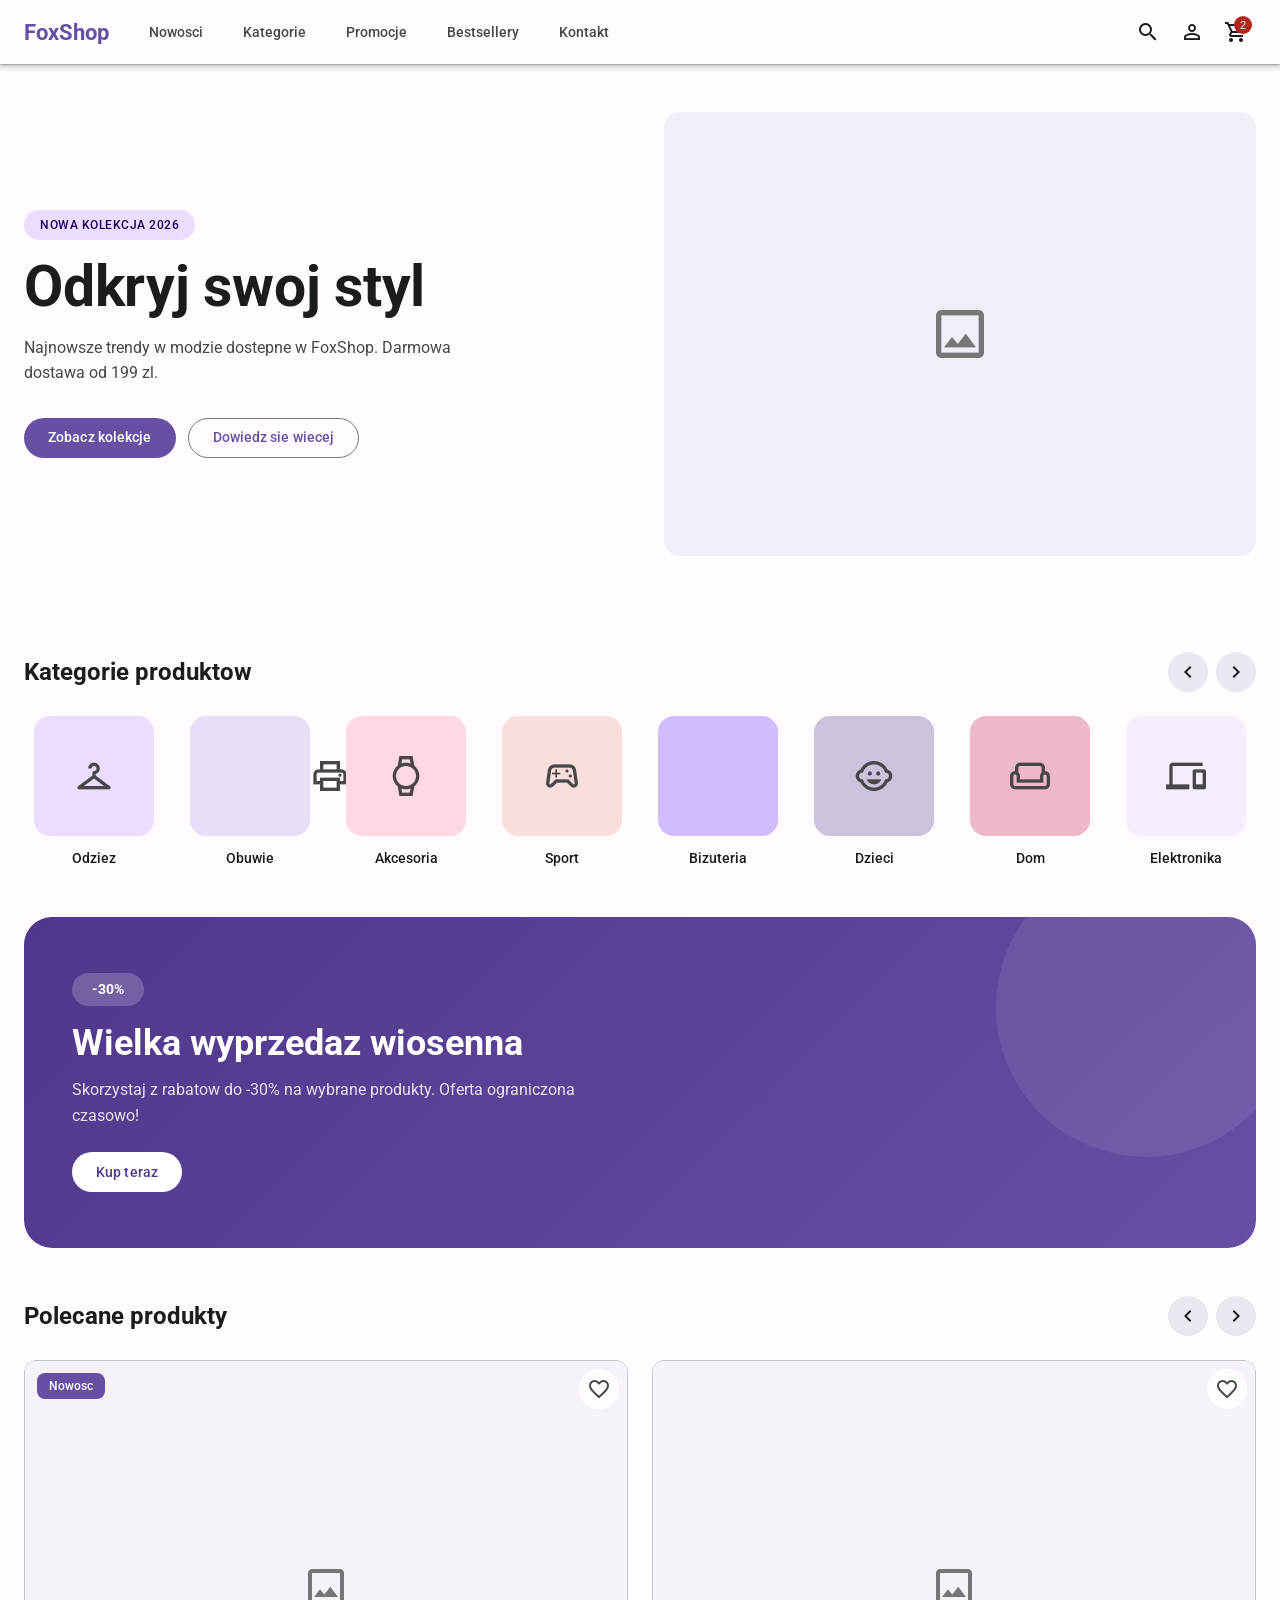
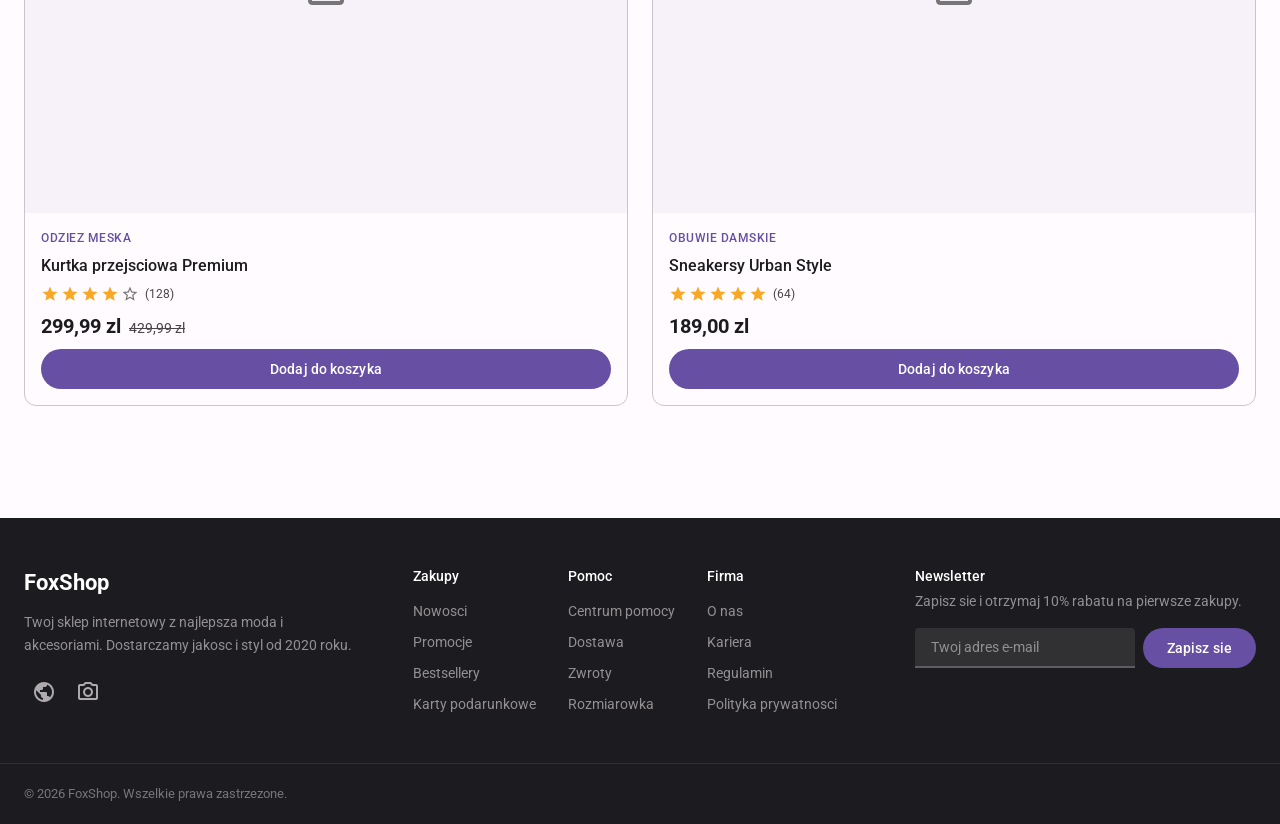
<file: index.html>
<!DOCTYPE html>
<html lang="pl">
<head>
  <meta charset="UTF-8">
  <meta name="viewport" content="width=device-width, initial-scale=1.0">
  <title>FoxShop</title>
  <link rel="preconnect" href="https://fonts.googleapis.com">
  <link href="https://fonts.googleapis.com/css2?family=Roboto:wght@400;500;700&display=swap" rel="stylesheet">
  <link href="https://fonts.googleapis.com/icon?family=Material+Icons+Outlined" rel="stylesheet">
  <link rel="stylesheet" href="css/styles.css">
</head>
<body>

  <!-- Top Bar -->
  <header class="top-app-bar">
    <div class="top-app-bar__container">
      <a href="/" class="top-app-bar__logo">FoxShop</a>
      <nav class="top-app-bar__nav" id="mainNav">
        <a href="#" class="nav-link">Nowosci</a>
        <a href="#" class="nav-link">Kategorie</a>
        <a href="#" class="nav-link">Promocje</a>
        <a href="#" class="nav-link">Bestsellery</a>
        <a href="#" class="nav-link">Kontakt</a>
      </nav>
      <div class="top-app-bar__actions">
        <button class="icon-button" aria-label="Szukaj">
          <span class="material-icons-outlined">search</span>
        </button>
        <button class="icon-button" aria-label="Konto">
          <span class="material-icons-outlined">person_outline</span>
        </button>
        <button class="icon-button icon-button--badge" aria-label="Koszyk" data-badge="2">
          <span class="material-icons-outlined">shopping_cart</span>
        </button>
        <button class="icon-button menu-toggle" aria-label="Menu" id="menuToggle">
          <span class="material-icons-outlined">menu</span>
        </button>
      </div>
    </div>
  </header>

  <!-- Mobile Nav Drawer -->
  <div class="nav-drawer-scrim" id="navScrim"></div>
  <aside class="nav-drawer" id="navDrawer">
    <div class="nav-drawer__header">
      <span class="nav-drawer__title">FoxShop</span>
      <button class="icon-button" id="drawerClose" aria-label="Zamknij">
        <span class="material-icons-outlined">close</span>
      </button>
    </div>
    <nav class="nav-drawer__links">
      <a href="#" class="nav-drawer__link">Nowosci</a>
      <a href="#" class="nav-drawer__link">Kategorie</a>
      <a href="#" class="nav-drawer__link">Promocje</a>
      <a href="#" class="nav-drawer__link">Bestsellery</a>
      <a href="#" class="nav-drawer__link">Kontakt</a>
    </nav>
  </aside>

  <main>
    <!-- Hero Banner -->
    <section class="hero">
      <div class="hero__content">
        <span class="hero__label">Nowa kolekcja 2026</span>
        <h1 class="hero__title">Odkryj swoj styl</h1>
        <p class="hero__subtitle">Najnowsze trendy w modzie dostepne w FoxShop. Darmowa dostawa od 199 zl.</p>
        <div class="hero__actions">
          <a href="#" class="btn btn--filled">Zobacz kolekcje</a>
          <a href="#" class="btn btn--outlined">Dowiedz sie wiecej</a>
        </div>
      </div>
      <div class="hero__image">
        <div class="hero__image-placeholder">
          <span class="material-icons-outlined">image</span>
        </div>
      </div>
    </section>

    <!-- Categories Carousel -->
    <section class="section categories">
      <div class="section__header">
        <h2 class="section__title">Kategorie produktow</h2>
        <div class="carousel-nav">
          <button class="icon-button icon-button--tonal" aria-label="Poprzednie" data-carousel="categories" data-dir="-1">
            <span class="material-icons-outlined">chevron_left</span>
          </button>
          <button class="icon-button icon-button--tonal" aria-label="Nastepne" data-carousel="categories" data-dir="1">
            <span class="material-icons-outlined">chevron_right</span>
          </button>
        </div>
      </div>
      <div class="carousel" id="categoriesCarousel">
        <div class="carousel__track">
          <a href="#" class="category-card">
            <div class="category-card__image" style="background-color: var(--md-ref-primary-90)">
              <span class="material-icons-outlined">checkroom</span>
            </div>
            <span class="category-card__label">Odziez</span>
          </a>
          <a href="#" class="category-card">
            <div class="category-card__image" style="background-color: var(--md-ref-secondary-90)">
              <span class="material-icons-outlined">footprint</span>
            </div>
            <span class="category-card__label">Obuwie</span>
          </a>
          <a href="#" class="category-card">
            <div class="category-card__image" style="background-color: var(--md-ref-tertiary-90)">
              <span class="material-icons-outlined">watch</span>
            </div>
            <span class="category-card__label">Akcesoria</span>
          </a>
          <a href="#" class="category-card">
            <div class="category-card__image" style="background-color: var(--md-ref-error-90)">
              <span class="material-icons-outlined">sports_esports</span>
            </div>
            <span class="category-card__label">Sport</span>
          </a>
          <a href="#" class="category-card">
            <div class="category-card__image" style="background-color: var(--md-ref-primary-80)">
              <span class="material-icons-outlined">diamond</span>
            </div>
            <span class="category-card__label">Bizuteria</span>
          </a>
          <a href="#" class="category-card">
            <div class="category-card__image" style="background-color: var(--md-ref-secondary-80)">
              <span class="material-icons-outlined">child_care</span>
            </div>
            <span class="category-card__label">Dzieci</span>
          </a>
          <a href="#" class="category-card">
            <div class="category-card__image" style="background-color: var(--md-ref-tertiary-80)">
              <span class="material-icons-outlined">weekend</span>
            </div>
            <span class="category-card__label">Dom</span>
          </a>
          <a href="#" class="category-card">
            <div class="category-card__image" style="background-color: var(--md-ref-primary-95)">
              <span class="material-icons-outlined">devices</span>
            </div>
            <span class="category-card__label">Elektronika</span>
          </a>
        </div>
      </div>
    </section>

    <!-- Promo Banner -->
    <section class="promo-banner">
      <div class="promo-banner__content">
        <span class="promo-banner__badge">-30%</span>
        <h2 class="promo-banner__title">Wielka wyprzedaz wiosenna</h2>
        <p class="promo-banner__text">Skorzystaj z rabatow do -30% na wybrane produkty. Oferta ograniczona czasowo!</p>
        <a href="#" class="btn btn--filled btn--on-dark">Kup teraz</a>
      </div>
    </section>

    <!-- Products Slider -->
    <section class="section products">
      <div class="section__header">
        <h2 class="section__title">Polecane produkty</h2>
        <div class="carousel-nav">
          <button class="icon-button icon-button--tonal" aria-label="Poprzednie" data-carousel="products" data-dir="-1">
            <span class="material-icons-outlined">chevron_left</span>
          </button>
          <button class="icon-button icon-button--tonal" aria-label="Nastepne" data-carousel="products" data-dir="1">
            <span class="material-icons-outlined">chevron_right</span>
          </button>
        </div>
      </div>
      <div class="carousel carousel--products" id="productsCarousel">
        <div class="carousel__track">

          <article class="product-card">
            <div class="product-card__media">
              <div class="product-card__image-placeholder">
                <span class="material-icons-outlined">image</span>
              </div>
              <span class="product-card__chip">Nowosc</span>
              <button class="icon-button product-card__fav" aria-label="Dodaj do ulubionych">
                <span class="material-icons-outlined">favorite_border</span>
              </button>
            </div>
            <div class="product-card__body">
              <span class="product-card__category">Odziez meska</span>
              <h3 class="product-card__name">Kurtka przejsciowa Premium</h3>
              <div class="product-card__rating">
                <span class="material-icons-outlined star--filled">star</span>
                <span class="material-icons-outlined star--filled">star</span>
                <span class="material-icons-outlined star--filled">star</span>
                <span class="material-icons-outlined star--filled">star</span>
                <span class="material-icons-outlined">star_border</span>
                <span class="product-card__reviews">(128)</span>
              </div>
              <div class="product-card__price">
                <span class="product-card__price-current">299,99 zl</span>
                <span class="product-card__price-old">429,99 zl</span>
              </div>
              <button class="btn btn--filled btn--full">Dodaj do koszyka</button>
            </div>
          </article>

          <article class="product-card">
            <div class="product-card__media">
              <div class="product-card__image-placeholder">
                <span class="material-icons-outlined">image</span>
              </div>
              <button class="icon-button product-card__fav" aria-label="Dodaj do ulubionych">
                <span class="material-icons-outlined">favorite_border</span>
              </button>
            </div>
            <div class="product-card__body">
              <span class="product-card__category">Obuwie damskie</span>
              <h3 class="product-card__name">Sneakersy Urban Style</h3>
              <div class="product-card__rating">
                <span class="material-icons-outlined star--filled">star</span>
                <span class="material-icons-outlined star--filled">star</span>
                <span class="material-icons-outlined star--filled">star</span>
                <span class="material-icons-outlined star--filled">star</span>
                <span class="material-icons-outlined star--filled">star</span>
                <span class="product-card__reviews">(64)</span>
              </div>
              <div class="product-card__price">
                <span class="product-card__price-current">189,00 zl</span>
              </div>
              <button class="btn btn--filled btn--full">Dodaj do koszyka</button>
            </div>
          </article>

          <article class="product-card">
            <div class="product-card__media">
              <div class="product-card__image-placeholder">
                <span class="material-icons-outlined">image</span>
              </div>
              <span class="product-card__chip product-card__chip--promo">-25%</span>
              <button class="icon-button product-card__fav" aria-label="Dodaj do ulubionych">
                <span class="material-icons-outlined">favorite_border</span>
              </button>
            </div>
            <div class="product-card__body">
              <span class="product-card__category">Akcesoria</span>
              <h3 class="product-card__name">Skorzany pasek klasyczny</h3>
              <div class="product-card__rating">
                <span class="material-icons-outlined star--filled">star</span>
                <span class="material-icons-outlined star--filled">star</span>
                <span class="material-icons-outlined star--filled">star</span>
                <span class="material-icons-outlined star--filled">star</span>
                <span class="material-icons-outlined">star_border</span>
                <span class="product-card__reviews">(42)</span>
              </div>
              <div class="product-card__price">
                <span class="product-card__price-current">89,99 zl</span>
                <span class="product-card__price-old">119,99 zl</span>
              </div>
              <button class="btn btn--filled btn--full">Dodaj do koszyka</button>
            </div>
          </article>

          <article class="product-card">
            <div class="product-card__media">
              <div class="product-card__image-placeholder">
                <span class="material-icons-outlined">image</span>
              </div>
              <span class="product-card__chip">Bestseller</span>
              <button class="icon-button product-card__fav" aria-label="Dodaj do ulubionych">
                <span class="material-icons-outlined">favorite_border</span>
              </button>
            </div>
            <div class="product-card__body">
              <span class="product-card__category">Sport</span>
              <h3 class="product-card__name">Legginsy treningowe Flex</h3>
              <div class="product-card__rating">
                <span class="material-icons-outlined star--filled">star</span>
                <span class="material-icons-outlined star--filled">star</span>
                <span class="material-icons-outlined star--filled">star</span>
                <span class="material-icons-outlined star--filled">star</span>
                <span class="material-icons-outlined star--filled">star</span>
                <span class="product-card__reviews">(256)</span>
              </div>
              <div class="product-card__price">
                <span class="product-card__price-current">149,00 zl</span>
              </div>
              <button class="btn btn--filled btn--full">Dodaj do koszyka</button>
            </div>
          </article>

        </div>
      </div>
    </section>
  </main>

  <!-- Footer -->
  <footer class="footer">
    <div class="footer__top">
      <div class="footer__brand">
        <span class="footer__logo">FoxShop</span>
        <p class="footer__desc">Twoj sklep internetowy z najlepsza moda i akcesoriami. Dostarczamy jakosc i styl od 2020 roku.</p>
        <div class="footer__socials">
          <a href="#" class="icon-button" aria-label="Facebook"><span class="material-icons-outlined">public</span></a>
          <a href="#" class="icon-button" aria-label="Instagram"><span class="material-icons-outlined">photo_camera</span></a>
          <a href="#" class="icon-button" aria-label="YouTube"><span class="material-icons-outlined">play_circle</span></a>
        </div>
      </div>
      <div class="footer__links">
        <div class="footer__col">
          <h4 class="footer__heading">Zakupy</h4>
          <a href="#">Nowosci</a>
          <a href="#">Promocje</a>
          <a href="#">Bestsellery</a>
          <a href="#">Karty podarunkowe</a>
        </div>
        <div class="footer__col">
          <h4 class="footer__heading">Pomoc</h4>
          <a href="#">Centrum pomocy</a>
          <a href="#">Dostawa</a>
          <a href="#">Zwroty</a>
          <a href="#">Rozmiarowka</a>
        </div>
        <div class="footer__col">
          <h4 class="footer__heading">Firma</h4>
          <a href="#">O nas</a>
          <a href="#">Kariera</a>
          <a href="#">Regulamin</a>
          <a href="#">Polityka prywatnosci</a>
        </div>
      </div>
      <div class="footer__newsletter">
        <h4 class="footer__heading">Newsletter</h4>
        <p>Zapisz sie i otrzymaj 10% rabatu na pierwsze zakupy.</p>
        <form class="footer__form">
          <input type="email" class="text-field" placeholder="Twoj adres e-mail">
          <button type="submit" class="btn btn--filled">Zapisz sie</button>
        </form>
      </div>
    </div>
    <div class="footer__bottom">
      <span>&copy; 2026 FoxShop. Wszelkie prawa zastrzezone.</span>
    </div>
  </footer>

  <script src="js/main.js"></script>
  <script src="https://mcp.figma.com/mcp/html-to-design/capture.js" async></script>
</body>
</html>
</file>
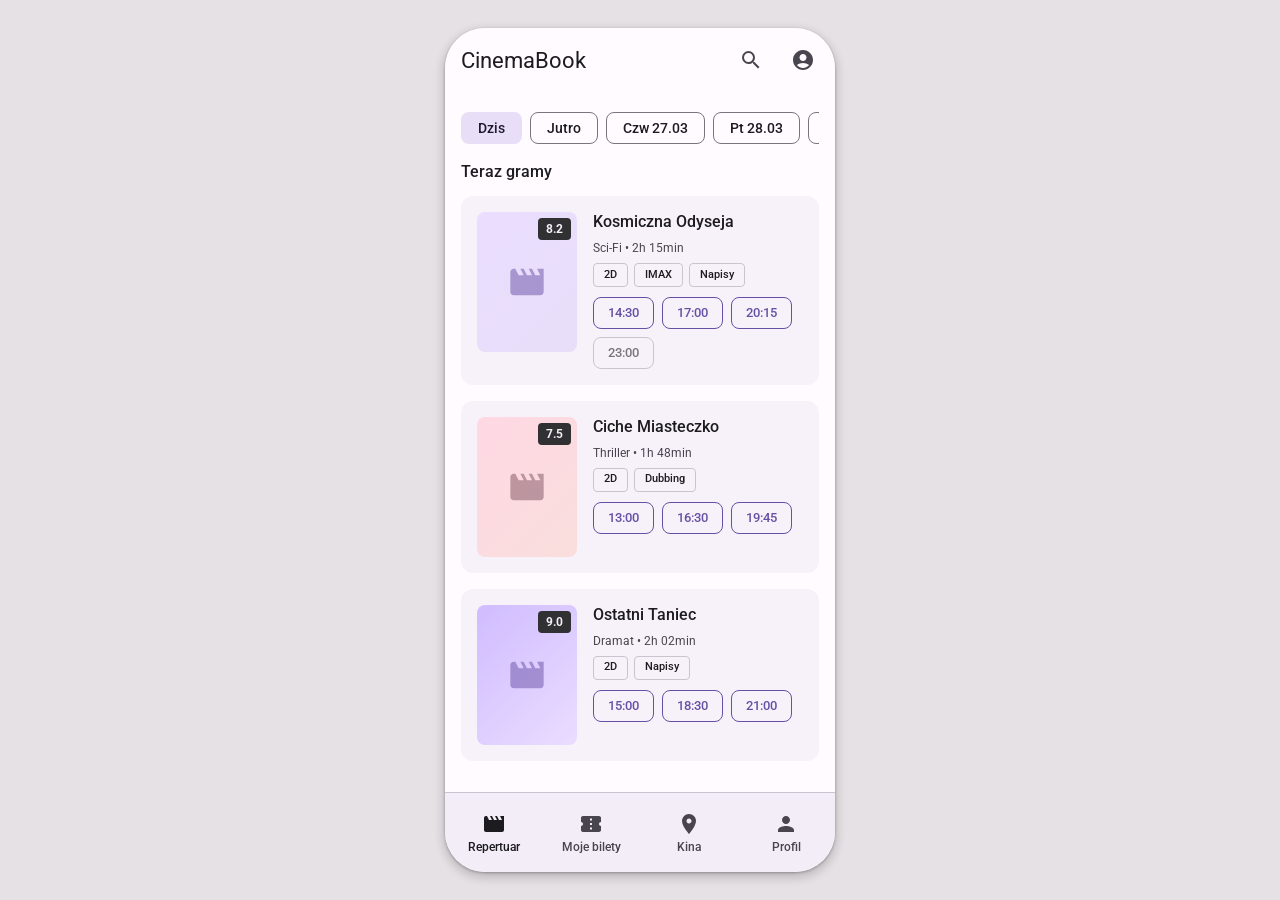
<file: cinema/index.html>
<!DOCTYPE html>
<html lang="pl">
<head>
  <meta charset="UTF-8">
  <meta name="viewport" content="width=device-width, initial-scale=1.0, maximum-scale=1.0, user-scalable=no">
  <title>CinemaBook — Rezerwacja miejsc</title>
  <link rel="preconnect" href="https://fonts.googleapis.com">
  <link href="https://fonts.googleapis.com/css2?family=Roboto:wght@400;500;700&display=swap" rel="stylesheet">

  <link rel="stylesheet" href="css/styles.css">
</head>
<body>

  <!-- ====== SCREEN 1: Movie List ====== -->
  <div class="screen active" id="screen-movies">
    <!-- Top App Bar -->
    <header class="top-bar">
      <span class="top-bar__title">CinemaBook</span>
      <div class="top-bar__actions">
        <button class="icon-btn" aria-label="Szukaj"><svg width="24" height="24" viewBox="0 0 24 24" fill="currentColor"><path d="M15.5 14h-.79l-.28-.27A6.471 6.471 0 0 0 16 9.5 6.5 6.5 0 1 0 9.5 16c1.61 0 3.09-.59 4.23-1.57l.27.28v.79l5 4.99L20.49 19l-4.99-5zm-6 0C7.01 14 5 11.99 5 9.5S7.01 5 9.5 5 14 7.01 14 9.5 11.99 14 9.5 14z"/></svg></button>
        <button class="icon-btn" aria-label="Konto"><svg width="24" height="24" viewBox="0 0 24 24" fill="currentColor"><path d="M12 2C6.48 2 2 6.48 2 12s4.48 10 10 10 10-4.48 10-10S17.52 2 12 2zm0 4c1.93 0 3.5 1.57 3.5 3.5S13.93 13 12 13s-3.5-1.57-3.5-3.5S10.07 6 12 6zm0 14c-2.03 0-4.43-.82-6.14-2.88C7.55 15.8 9.68 15 12 15s4.45.8 6.14 2.12C16.43 19.18 14.03 20 12 20z"/></svg></button>
      </div>
    </header>

    <div class="screen__body">
      <!-- Date chips -->
      <div class="chip-row">
        <button class="chip chip--selected">Dzis</button>
        <button class="chip">Jutro</button>
        <button class="chip">Czw 27.03</button>
        <button class="chip">Pt 28.03</button>
        <button class="chip">Sob 29.03</button>
      </div>

      <!-- Now playing -->
      <h2 class="section-title">Teraz gramy</h2>
      <div class="movie-list">

        <div class="movie-card" data-movie="1">
          <div class="movie-card__poster">
            <div class="poster-placeholder"><svg width="24" height="24" viewBox="0 0 24 24" fill="currentColor"><path d="M18 4l2 4h-3l-2-4h-2l2 4h-3l-2-4H8l2 4H7L5 4H4c-1.1 0-1.99.9-1.99 2L2 18c0 1.1.9 2 2 2h16c1.1 0 2-.9 2-2V4h-4z"/></svg></div>
            <span class="movie-card__badge">8.2</span>
          </div>
          <div class="movie-card__info">
            <h3 class="movie-card__title">Kosmiczna Odyseja</h3>
            <span class="movie-card__meta">Sci-Fi &bull; 2h 15min</span>
            <div class="movie-card__chips">
              <span class="chip chip--small">2D</span>
              <span class="chip chip--small">IMAX</span>
              <span class="chip chip--small">Napisy</span>
            </div>
            <div class="movie-card__sessions">
              <button class="session-btn" data-time="14:30">14:30</button>
              <button class="session-btn" data-time="17:00">17:00</button>
              <button class="session-btn" data-time="20:15">20:15</button>
              <button class="session-btn session-btn--dimmed" data-time="23:00">23:00</button>
            </div>
          </div>
        </div>

        <div class="movie-card" data-movie="2">
          <div class="movie-card__poster">
            <div class="poster-placeholder poster-placeholder--warm"><svg width="24" height="24" viewBox="0 0 24 24" fill="currentColor"><path d="M18 4l2 4h-3l-2-4h-2l2 4h-3l-2-4H8l2 4H7L5 4H4c-1.1 0-1.99.9-1.99 2L2 18c0 1.1.9 2 2 2h16c1.1 0 2-.9 2-2V4h-4z"/></svg></div>
            <span class="movie-card__badge">7.5</span>
          </div>
          <div class="movie-card__info">
            <h3 class="movie-card__title">Ciche Miasteczko</h3>
            <span class="movie-card__meta">Thriller &bull; 1h 48min</span>
            <div class="movie-card__chips">
              <span class="chip chip--small">2D</span>
              <span class="chip chip--small">Dubbing</span>
            </div>
            <div class="movie-card__sessions">
              <button class="session-btn" data-time="13:00">13:00</button>
              <button class="session-btn" data-time="16:30">16:30</button>
              <button class="session-btn" data-time="19:45">19:45</button>
            </div>
          </div>
        </div>

        <div class="movie-card" data-movie="3">
          <div class="movie-card__poster">
            <div class="poster-placeholder poster-placeholder--cool"><svg width="24" height="24" viewBox="0 0 24 24" fill="currentColor"><path d="M18 4l2 4h-3l-2-4h-2l2 4h-3l-2-4H8l2 4H7L5 4H4c-1.1 0-1.99.9-1.99 2L2 18c0 1.1.9 2 2 2h16c1.1 0 2-.9 2-2V4h-4z"/></svg></div>
            <span class="movie-card__badge">9.0</span>
          </div>
          <div class="movie-card__info">
            <h3 class="movie-card__title">Ostatni Taniec</h3>
            <span class="movie-card__meta">Dramat &bull; 2h 02min</span>
            <div class="movie-card__chips">
              <span class="chip chip--small">2D</span>
              <span class="chip chip--small">Napisy</span>
            </div>
            <div class="movie-card__sessions">
              <button class="session-btn" data-time="15:00">15:00</button>
              <button class="session-btn" data-time="18:30">18:30</button>
              <button class="session-btn" data-time="21:00">21:00</button>
            </div>
          </div>
        </div>

      </div>
    </div>

    <!-- Bottom Navigation Bar -->
    <nav class="bottom-nav">
      <button class="bottom-nav__item bottom-nav__item--active">
        <svg width="24" height="24" viewBox="0 0 24 24" fill="currentColor"><path d="M18 4l2 4h-3l-2-4h-2l2 4h-3l-2-4H8l2 4H7L5 4H4c-1.1 0-1.99.9-1.99 2L2 18c0 1.1.9 2 2 2h16c1.1 0 2-.9 2-2V4h-4z"/></svg>
        <span>Repertuar</span>
      </button>
      <button class="bottom-nav__item">
        <svg width="24" height="24" viewBox="0 0 24 24" fill="currentColor"><path d="M22 10V6c0-1.11-.9-2-2-2H4c-1.1 0-1.99.89-1.99 2v4c1.1 0 1.99.9 1.99 2s-.89 2-2 2v4c0 1.1.9 2 2 2h16c1.1 0 2-.9 2-2v-4c-1.1 0-2-.9-2-2s.9-2 2-2zm-9 7.5h-2v-2h2v2zm0-4.5h-2v-2h2v2zm0-4.5h-2v-2h2v2z"/></svg>
        <span>Moje bilety</span>
      </button>
      <button class="bottom-nav__item">
        <svg width="24" height="24" viewBox="0 0 24 24" fill="currentColor"><path d="M12 2C8.13 2 5 5.13 5 9c0 5.25 7 13 7 13s7-7.75 7-13c0-3.87-3.13-7-7-7zm0 9.5c-1.38 0-2.5-1.12-2.5-2.5s1.12-2.5 2.5-2.5 2.5 1.12 2.5 2.5-1.12 2.5-2.5 2.5z"/></svg>
        <span>Kina</span>
      </button>
      <button class="bottom-nav__item">
        <svg width="24" height="24" viewBox="0 0 24 24" fill="currentColor"><path d="M12 12c2.21 0 4-1.79 4-4s-1.79-4-4-4-4 1.79-4 4 1.79 4 4 4zm0 2c-2.67 0-8 1.34-8 4v2h16v-2c0-2.66-5.33-4-8-4z"/></svg>
        <span>Profil</span>
      </button>
    </nav>
  </div>

  <!-- ====== SCREEN 2: Seat Selection ====== -->
  <div class="screen" id="screen-seats">
    <header class="top-bar">
      <button class="icon-btn" id="backToMovies" aria-label="Wstecz"><svg width="24" height="24" viewBox="0 0 24 24" fill="currentColor"><path d="M20 11H7.83l5.59-5.59L12 4l-8 8 8 8 1.41-1.41L7.83 13H20v-2z"/></svg></button>
      <div class="top-bar__center">
        <span class="top-bar__title" id="seatScreenTitle">Kosmiczna Odyseja</span>
        <span class="top-bar__subtitle" id="seatScreenSubtitle">Dzis, 17:00 &bull; Sala 3</span>
      </div>
      <div class="top-bar__actions">
        <button class="icon-btn" aria-label="Info"><svg width="24" height="24" viewBox="0 0 24 24" fill="currentColor"><path d="M11 7h2v2h-2zm0 4h2v6h-2zm1-9C6.48 2 2 6.48 2 12s4.48 10 10 10 10-4.48 10-10S17.52 2 12 2zm0 18c-4.41 0-8-3.59-8-8s3.59-8 8-8 8 3.59 8 8-3.59 8-8 8z"/></svg></button>
      </div>
    </header>

    <div class="screen__body screen__body--seats">
      <!-- Screen indicator -->
      <div class="cinema-screen-indicator">
        <div class="cinema-screen-curve"></div>
        <span class="cinema-screen-label">EKRAN</span>
      </div>

      <!-- Seat map -->
      <div class="seat-map" id="seatMap">
        <!-- Row A -->
        <div class="seat-row">
          <span class="seat-row__label">A</span>
          <div class="seat-row__seats">
            <button class="seat" data-seat="A1"></button>
            <button class="seat" data-seat="A2"></button>
            <button class="seat" data-seat="A3"></button>
            <button class="seat" data-seat="A4"></button>
            <div class="seat-gap"></div>
            <button class="seat" data-seat="A5"></button>
            <button class="seat" data-seat="A6"></button>
            <button class="seat" data-seat="A7"></button>
            <button class="seat" data-seat="A8"></button>
          </div>
        </div>
        <!-- Row B -->
        <div class="seat-row">
          <span class="seat-row__label">B</span>
          <div class="seat-row__seats">
            <button class="seat" data-seat="B1"></button>
            <button class="seat" data-seat="B2"></button>
            <button class="seat seat--taken" data-seat="B3" disabled></button>
            <button class="seat seat--taken" data-seat="B4" disabled></button>
            <div class="seat-gap"></div>
            <button class="seat" data-seat="B5"></button>
            <button class="seat seat--taken" data-seat="B6" disabled></button>
            <button class="seat" data-seat="B7"></button>
            <button class="seat" data-seat="B8"></button>
          </div>
        </div>
        <!-- Row C -->
        <div class="seat-row">
          <span class="seat-row__label">C</span>
          <div class="seat-row__seats">
            <button class="seat" data-seat="C1"></button>
            <button class="seat seat--taken" data-seat="C2" disabled></button>
            <button class="seat seat--taken" data-seat="C3" disabled></button>
            <button class="seat seat--taken" data-seat="C4" disabled></button>
            <div class="seat-gap"></div>
            <button class="seat seat--taken" data-seat="C5" disabled></button>
            <button class="seat seat--taken" data-seat="C6" disabled></button>
            <button class="seat" data-seat="C7"></button>
            <button class="seat" data-seat="C8"></button>
          </div>
        </div>
        <!-- Row D -->
        <div class="seat-row">
          <span class="seat-row__label">D</span>
          <div class="seat-row__seats">
            <button class="seat" data-seat="D1"></button>
            <button class="seat" data-seat="D2"></button>
            <button class="seat seat--taken" data-seat="D3" disabled></button>
            <button class="seat" data-seat="D4"></button>
            <div class="seat-gap"></div>
            <button class="seat" data-seat="D5"></button>
            <button class="seat seat--taken" data-seat="D6" disabled></button>
            <button class="seat" data-seat="D7"></button>
            <button class="seat" data-seat="D8"></button>
          </div>
        </div>
        <!-- Row E -->
        <div class="seat-row">
          <span class="seat-row__label">E</span>
          <div class="seat-row__seats">
            <button class="seat" data-seat="E1"></button>
            <button class="seat" data-seat="E2"></button>
            <button class="seat" data-seat="E3"></button>
            <button class="seat" data-seat="E4"></button>
            <div class="seat-gap"></div>
            <button class="seat" data-seat="E5"></button>
            <button class="seat" data-seat="E6"></button>
            <button class="seat" data-seat="E7"></button>
            <button class="seat" data-seat="E8"></button>
          </div>
        </div>
        <!-- Row F - VIP -->
        <div class="seat-row">
          <span class="seat-row__label">F</span>
          <div class="seat-row__seats">
            <button class="seat seat--vip" data-seat="F1"></button>
            <button class="seat seat--vip" data-seat="F2"></button>
            <button class="seat seat--vip seat--taken" data-seat="F3" disabled></button>
            <button class="seat seat--vip seat--taken" data-seat="F4" disabled></button>
            <div class="seat-gap"></div>
            <button class="seat seat--vip" data-seat="F5"></button>
            <button class="seat seat--vip" data-seat="F6"></button>
            <button class="seat seat--vip seat--taken" data-seat="F7" disabled></button>
            <button class="seat seat--vip" data-seat="F8"></button>
          </div>
        </div>
        <!-- Row G - VIP -->
        <div class="seat-row">
          <span class="seat-row__label">G</span>
          <div class="seat-row__seats">
            <button class="seat seat--vip" data-seat="G1"></button>
            <button class="seat seat--vip" data-seat="G2"></button>
            <button class="seat seat--vip" data-seat="G3"></button>
            <button class="seat seat--vip" data-seat="G4"></button>
            <div class="seat-gap"></div>
            <button class="seat seat--vip" data-seat="G5"></button>
            <button class="seat seat--vip" data-seat="G6"></button>
            <button class="seat seat--vip" data-seat="G7"></button>
            <button class="seat seat--vip" data-seat="G8"></button>
          </div>
        </div>
      </div>

      <!-- Legend -->
      <div class="seat-legend">
        <div class="seat-legend__item"><span class="legend-dot legend-dot--available"></span> Dostepne</div>
        <div class="seat-legend__item"><span class="legend-dot legend-dot--selected"></span> Wybrane</div>
        <div class="seat-legend__item"><span class="legend-dot legend-dot--taken"></span> Zajete</div>
        <div class="seat-legend__item"><span class="legend-dot legend-dot--vip"></span> VIP</div>
      </div>
    </div>

    <!-- Bottom bar with selection info -->
    <div class="selection-bar" id="selectionBar">
      <div class="selection-bar__info">
        <span class="selection-bar__seats" id="selectedSeatsLabel">Wybierz miejsca</span>
        <span class="selection-bar__price" id="selectedPrice"></span>
      </div>
      <button class="btn btn--filled btn--disabled" id="confirmSeatsBtn" disabled>Dalej</button>
    </div>
  </div>

  <!-- ====== SCREEN 3: Summary & Confirm ====== -->
  <div class="screen" id="screen-summary">
    <header class="top-bar">
      <button class="icon-btn" id="backToSeats" aria-label="Wstecz"><svg width="24" height="24" viewBox="0 0 24 24" fill="currentColor"><path d="M20 11H7.83l5.59-5.59L12 4l-8 8 8 8 1.41-1.41L7.83 13H20v-2z"/></svg></button>
      <span class="top-bar__title">Podsumowanie</span>
      <div class="top-bar__actions"></div>
    </header>

    <div class="screen__body">
      <!-- Movie summary card -->
      <div class="summary-card">
        <div class="summary-card__poster">
          <div class="poster-placeholder poster-placeholder--small"><svg width="24" height="24" viewBox="0 0 24 24" fill="currentColor"><path d="M18 4l2 4h-3l-2-4h-2l2 4h-3l-2-4H8l2 4H7L5 4H4c-1.1 0-1.99.9-1.99 2L2 18c0 1.1.9 2 2 2h16c1.1 0 2-.9 2-2V4h-4z"/></svg></div>
        </div>
        <div class="summary-card__details">
          <h3 class="summary-card__title" id="summaryTitle">Kosmiczna Odyseja</h3>
          <span class="summary-card__meta" id="summaryMeta">Sci-Fi &bull; 2h 15min</span>
        </div>
      </div>

      <div class="summary-section">
        <div class="summary-row">
          <svg class="summary-row__icon" width="24" height="24" viewBox="0 0 24 24" fill="currentColor"><path d="M20 3h-1V1h-2v2H7V1H5v2H4c-1.1 0-2 .9-2 2v16c0 1.1.9 2 2 2h16c1.1 0 2-.9 2-2V5c0-1.1-.9-2-2-2zm0 18H4V8h16v13z"/></svg>
          <div>
            <span class="summary-row__label">Data i godzina</span>
            <span class="summary-row__value" id="summaryDate">Wt, 25 marca 2026 &bull; 17:00</span>
          </div>
        </div>
        <div class="summary-row">
          <svg class="summary-row__icon" width="24" height="24" viewBox="0 0 24 24" fill="currentColor"><path d="M10 2c-1.1 0-2 .9-2 2v16c0 1.1.9 2 2 2h10V2H10zm6 11c-.55 0-1-.45-1-1s.45-1 1-1 1 .45 1 1-.45 1-1 1zM4 4v16h2V4H4z"/></svg>
          <div>
            <span class="summary-row__label">Sala</span>
            <span class="summary-row__value">Sala 3 &bull; IMAX</span>
          </div>
        </div>
        <div class="summary-row">
          <svg class="summary-row__icon" width="24" height="24" viewBox="0 0 24 24" fill="currentColor"><path d="M4 18v3h3v-3h10v3h3v-6H4zm15-8h3v3h-3zM2 10h3v3H2zm15 3H7V5c0-1.1.9-2 2-2h6c1.1 0 2 .9 2 2v8z"/></svg>
          <div>
            <span class="summary-row__label">Miejsca</span>
            <span class="summary-row__value" id="summarySeats">—</span>
          </div>
        </div>
      </div>

      <div class="divider"></div>

      <!-- Ticket types -->
      <h3 class="section-title section-title--small">Rodzaj biletu</h3>
      <div class="ticket-types" id="ticketTypes">
        <!-- filled dynamically -->
      </div>

      <div class="divider"></div>

      <!-- Price breakdown -->
      <div class="price-breakdown">
        <div class="price-row">
          <span>Bilety</span>
          <span id="priceTickets">0,00 zl</span>
        </div>
        <div class="price-row">
          <span>Oplata serwisowa</span>
          <span>2,00 zl</span>
        </div>
        <div class="price-row price-row--total">
          <span>Razem</span>
          <span id="priceTotal">0,00 zl</span>
        </div>
      </div>
    </div>

    <div class="selection-bar">
      <div class="selection-bar__info">
        <span class="selection-bar__seats">Do zaplaty</span>
        <span class="selection-bar__price selection-bar__price--big" id="totalPayment">0,00 zl</span>
      </div>
      <button class="btn btn--filled" id="payBtn">Zaplac</button>
    </div>
  </div>

  <!-- ====== SCREEN 4: Confirmation ====== -->
  <div class="screen" id="screen-confirm">
    <header class="top-bar">
      <span class="top-bar__title">Potwierdzenie</span>
      <div class="top-bar__actions">
        <button class="icon-btn" id="closeConfirm" aria-label="Zamknij"><svg width="24" height="24" viewBox="0 0 24 24" fill="currentColor"><path d="M19 6.41L17.59 5 12 10.59 6.41 5 5 6.41 10.59 12 5 17.59 6.41 19 12 13.41 17.59 19 19 17.59 13.41 12z"/></svg></button>
      </div>
    </header>

    <div class="screen__body screen__body--center">
      <div class="confirm-content">
        <div class="confirm-icon">
          <svg width="24" height="24" viewBox="0 0 24 24" fill="currentColor"><path d="M12 2C6.48 2 2 6.48 2 12s4.48 10 10 10 10-4.48 10-10S17.52 2 12 2zm-2 15l-5-5 1.41-1.41L10 14.17l7.59-7.59L19 8l-9 9z"/></svg>
        </div>
        <h2 class="confirm-title">Rezerwacja potwierdzona!</h2>
        <p class="confirm-text">Twoje bilety zostaly zarezerwowane. Znajdziesz je w zakladce "Moje bilety".</p>

        <div class="ticket-preview">
          <div class="ticket-preview__top">
            <span class="ticket-preview__movie" id="confirmMovie">Kosmiczna Odyseja</span>
            <span class="ticket-preview__detail" id="confirmDetail">Wt, 25.03 &bull; 17:00 &bull; Sala 3</span>
          </div>
          <div class="ticket-preview__divider">
            <div class="ticket-preview__notch ticket-preview__notch--left"></div>
            <div class="ticket-preview__dash"></div>
            <div class="ticket-preview__notch ticket-preview__notch--right"></div>
          </div>
          <div class="ticket-preview__bottom">
            <div class="ticket-preview__qr">
              <svg width="24" height="24" viewBox="0 0 24 24" fill="currentColor"><path d="M3 11h2v2H3zm0-4h2v2H3zm4 4h2v2H7zM3 3h2v2H3zm4 0h2v2H7zm0 4h2v2H7zM3 7h2v2H3zm8-4h2v2h-2zm0 8h2v2h-2zm4-4h2v2h-2zm0 8h2v2h-2zm4 0h2v2h-2zm0-4h2v2h-2zm0-4h2v2h-2zm0-4h2v2h-2zm-8 8h2v2h-2zm-4 4h2v2H7zm4 0h2v2h-2zm4 0h2v2h-2zm4-12h2v2h-2z"/><path d="M3 15h6v6H3zm2 2v2h2v-2z"/><path d="M3 3h6v6H3zm2 2v2h2V5z"/><path d="M15 3h6v6h-6zm2 2v2h2V5z"/></svg>
            </div>
            <span class="ticket-preview__seats" id="confirmSeats">Miejsca: —</span>
            <span class="ticket-preview__id">Nr rezerwacji: #CB20260325</span>
          </div>
        </div>

        <button class="btn btn--filled btn--full" id="backToHome">Wroc do repertuaru</button>
        <button class="btn btn--outlined btn--full">Pobierz bilet (PDF)</button>
      </div>
    </div>
  </div>

  <script src="js/app.js"></script>
  <script src="https://mcp.figma.com/mcp/html-to-design/capture.js" async></script>
</body>
</html>
</file>
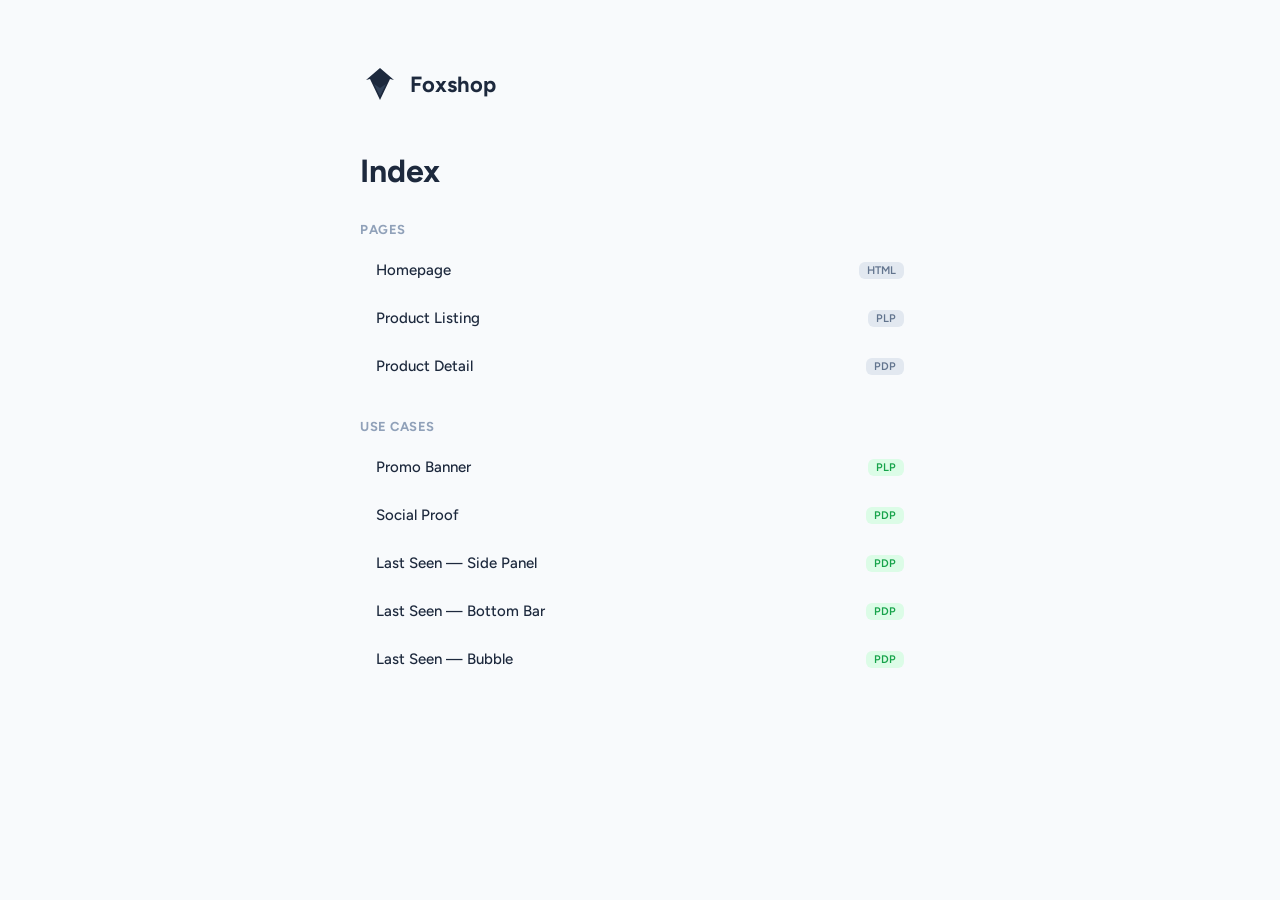
<file: ecommerce/sitemap.html>
<!DOCTYPE html>
<html lang="en">
<head>
  <meta charset="UTF-8">
  <meta name="viewport" content="width=device-width, initial-scale=1.0">
  <title>Foxshop — Index</title>
  <link rel="preconnect" href="https://fonts.googleapis.com">
  <link href="https://fonts.googleapis.com/css2?family=Figtree:wght@400;500;600;700&display=swap" rel="stylesheet">
  <style>
    *, *::before, *::after { box-sizing: border-box; margin: 0; padding: 0; }
    body {
      font-family: 'Figtree', sans-serif;
      background: #f8fafc;
      color: #1d293d;
      min-height: 100vh;
      display: flex;
      justify-content: center;
      padding: 64px 24px;
    }
    .index {
      max-width: 560px;
      width: 100%;
    }
    .index__logo {
      display: flex;
      align-items: center;
      gap: 10px;
      margin-bottom: 48px;
    }
    .index__logo img {
      width: 40px;
      height: 40px;
    }
    .index__logo span {
      font-size: 22px;
      font-weight: 700;
      color: #1d293d;
    }
    .index__title {
      font-size: 32px;
      font-weight: 700;
      margin-bottom: 32px;
    }
    .index__subtitle {
      font-size: 13px;
      font-weight: 700;
      text-transform: uppercase;
      letter-spacing: .5px;
      color: #90a1b9;
      margin-bottom: 12px;
    }
    .index__subtitle:not(:first-of-type) {
      margin-top: 32px;
    }
    .index__list {
      list-style: none;
      display: flex;
      flex-direction: column;
      gap: 6px;
    }
    .index__list a {
      display: flex;
      align-items: center;
      gap: 12px;
      padding: 12px 16px;
      border-radius: 10px;
      text-decoration: none;
      color: #1d293d;
      font-size: 15px;
      font-weight: 500;
      transition: background .15s;
    }
    .index__list a:hover {
      background: #e2e8f0;
    }
    .index__list .tag {
      font-size: 11px;
      font-weight: 600;
      padding: 2px 8px;
      border-radius: 6px;
      background: #e2e8f0;
      color: #62748e;
      margin-left: auto;
      white-space: nowrap;
    }
    .index__list .tag--green {
      background: #dcfce7;
      color: #16a34a;
    }
  </style>
</head>
<body>
  <div class="index">
    <div class="index__logo">
      <img src="data:image/svg+xml,%3Csvg xmlns='http://www.w3.org/2000/svg' viewBox='0 0 40 40'%3E%3Cpath d='M20 4L6 16l4-1 10 21 10-21 4 1L20 4z' fill='%231d293d'/%3E%3Cpath d='M14 20l6 12 6-12-6 4-6-4z' fill='%23314158'/%3E%3C/svg%3E" alt="Foxshop">
      <span>Foxshop</span>
    </div>

    <h1 class="index__title">Index</h1>

    <p class="index__subtitle">Pages</p>
    <ul class="index__list">
      <li><a href="index.html">Homepage <span class="tag">HTML</span></a></li>
      <li><a href="products.html">Product Listing <span class="tag">PLP</span></a></li>
      <li><a href="product.html">Product Detail <span class="tag">PDP</span></a></li>
    </ul>

    <p class="index__subtitle">Use cases</p>
    <ul class="index__list">
      <li><a href="products-promo.html">Promo Banner <span class="tag--green tag">PLP</span></a></li>
      <li><a href="product-social.html">Social Proof <span class="tag--green tag">PDP</span></a></li>
      <li><a href="product-lastseen.html">Last Seen — Side Panel <span class="tag--green tag">PDP</span></a></li>
      <li><a href="product-lastseen-bar.html">Last Seen — Bottom Bar <span class="tag--green tag">PDP</span></a></li>
      <li><a href="product-lastseen-bubble.html">Last Seen — Bubble <span class="tag--green tag">PDP</span></a></li>
    </ul>
  </div>
</body>
</html>
</file>
<file: css/styles.css>
/* ===== Material Design 3 Tokens ===== */
:root {
  /* Primary */
  --md-ref-primary-10: #21005D;
  --md-ref-primary-20: #381E72;
  --md-ref-primary-30: #4F378B;
  --md-ref-primary-40: #6750A4;
  --md-ref-primary-50: #7F67BE;
  --md-ref-primary-60: #9A82DB;
  --md-ref-primary-70: #B69DF8;
  --md-ref-primary-80: #D0BCFF;
  --md-ref-primary-90: #EADDFF;
  --md-ref-primary-95: #F6EDFF;
  --md-ref-primary-99: #FFFBFE;

  /* Secondary */
  --md-ref-secondary-10: #1D192B;
  --md-ref-secondary-20: #332D41;
  --md-ref-secondary-30: #4A4458;
  --md-ref-secondary-40: #625B71;
  --md-ref-secondary-50: #7A7289;
  --md-ref-secondary-60: #958DA5;
  --md-ref-secondary-70: #B0A7C0;
  --md-ref-secondary-80: #CCC2DC;
  --md-ref-secondary-90: #E8DEF8;
  --md-ref-secondary-95: #F6EDFF;

  /* Tertiary */
  --md-ref-tertiary-10: #31111D;
  --md-ref-tertiary-20: #492532;
  --md-ref-tertiary-30: #633B48;
  --md-ref-tertiary-40: #7D5260;
  --md-ref-tertiary-50: #986977;
  --md-ref-tertiary-60: #B58392;
  --md-ref-tertiary-70: #D29DAC;
  --md-ref-tertiary-80: #EFB8C8;
  --md-ref-tertiary-90: #FFD8E4;
  --md-ref-tertiary-95: #FFECF1;

  /* Error */
  --md-ref-error-10: #410E0B;
  --md-ref-error-40: #B3261E;
  --md-ref-error-80: #F2B8B5;
  --md-ref-error-90: #F9DEDC;

  /* Neutral */
  --md-ref-neutral-0: #000000;
  --md-ref-neutral-10: #1C1B1F;
  --md-ref-neutral-20: #313033;
  --md-ref-neutral-30: #484649;
  --md-ref-neutral-40: #605D62;
  --md-ref-neutral-50: #787579;
  --md-ref-neutral-60: #939094;
  --md-ref-neutral-70: #AEAAAE;
  --md-ref-neutral-80: #C9C5CA;
  --md-ref-neutral-87: #DAD6DB;
  --md-ref-neutral-90: #E6E1E5;
  --md-ref-neutral-92: #ECE6F0;
  --md-ref-neutral-94: #F3EDF7;
  --md-ref-neutral-95: #F4EFF4;
  --md-ref-neutral-96: #F7F2FA;
  --md-ref-neutral-99: #FFFBFE;
  --md-ref-neutral-100: #FFFFFF;

  /* Surface tokens (Light) */
  --md-sys-color-primary: var(--md-ref-primary-40);
  --md-sys-color-on-primary: #FFFFFF;
  --md-sys-color-primary-container: var(--md-ref-primary-90);
  --md-sys-color-on-primary-container: var(--md-ref-primary-10);
  --md-sys-color-surface: var(--md-ref-neutral-99);
  --md-sys-color-on-surface: var(--md-ref-neutral-10);
  --md-sys-color-on-surface-variant: var(--md-ref-neutral-30);
  --md-sys-color-surface-container: var(--md-ref-neutral-94);
  --md-sys-color-surface-container-low: var(--md-ref-neutral-96);
  --md-sys-color-surface-container-high: var(--md-ref-neutral-92);
  --md-sys-color-outline: var(--md-ref-neutral-50);
  --md-sys-color-outline-variant: var(--md-ref-neutral-80);

  /* Elevation */
  --md-sys-elevation-1: 0 1px 2px rgba(0,0,0,.3), 0 1px 3px 1px rgba(0,0,0,.15);
  --md-sys-elevation-2: 0 1px 2px rgba(0,0,0,.3), 0 2px 6px 2px rgba(0,0,0,.15);
  --md-sys-elevation-3: 0 4px 8px 3px rgba(0,0,0,.15), 0 1px 3px rgba(0,0,0,.3);

  /* Shape */
  --md-sys-shape-xs: 4px;
  --md-sys-shape-sm: 8px;
  --md-sys-shape-md: 12px;
  --md-sys-shape-lg: 16px;
  --md-sys-shape-xl: 28px;
  --md-sys-shape-full: 9999px;

  /* Typography */
  --md-sys-typescale-body-font: 'Roboto', sans-serif;
}

/* ===== Reset & Base ===== */
*, *::before, *::after {
  box-sizing: border-box;
  margin: 0;
  padding: 0;
}

html {
  font-size: 16px;
  scroll-behavior: smooth;
}

body {
  font-family: var(--md-sys-typescale-body-font);
  background: var(--md-sys-color-surface);
  color: var(--md-sys-color-on-surface);
  line-height: 1.5;
  -webkit-font-smoothing: antialiased;
}

a {
  text-decoration: none;
  color: inherit;
}

img {
  max-width: 100%;
  display: block;
}

/* ===== Icon Button ===== */
.icon-button {
  display: inline-flex;
  align-items: center;
  justify-content: center;
  width: 40px;
  height: 40px;
  border-radius: var(--md-sys-shape-full);
  border: none;
  background: transparent;
  color: var(--md-sys-color-on-surface);
  cursor: pointer;
  transition: background .2s;
  position: relative;
}

.icon-button:hover {
  background: rgba(0,0,0,.08);
}

.icon-button--tonal {
  background: var(--md-sys-color-surface-container-high);
  color: var(--md-sys-color-on-surface);
}

.icon-button--tonal:hover {
  background: var(--md-ref-neutral-87);
}

.icon-button--badge::after {
  content: attr(data-badge);
  position: absolute;
  top: 4px;
  right: 4px;
  width: 18px;
  height: 18px;
  border-radius: var(--md-sys-shape-full);
  background: var(--md-ref-error-40);
  color: #fff;
  font-size: 11px;
  font-weight: 500;
  display: flex;
  align-items: center;
  justify-content: center;
}

/* ===== Button (Filled / Outlined) ===== */
.btn {
  display: inline-flex;
  align-items: center;
  justify-content: center;
  gap: 8px;
  height: 40px;
  padding: 0 24px;
  border-radius: var(--md-sys-shape-full);
  font-family: inherit;
  font-size: 14px;
  font-weight: 500;
  letter-spacing: .1px;
  cursor: pointer;
  border: none;
  transition: box-shadow .2s, background .2s;
  white-space: nowrap;
}

.btn--filled {
  background: var(--md-sys-color-primary);
  color: var(--md-sys-color-on-primary);
}

.btn--filled:hover {
  box-shadow: var(--md-sys-elevation-1);
}

.btn--outlined {
  background: transparent;
  color: var(--md-sys-color-primary);
  border: 1px solid var(--md-sys-color-outline);
}

.btn--outlined:hover {
  background: rgba(103, 80, 164, .08);
}

.btn--on-dark {
  background: #fff;
  color: var(--md-ref-primary-30);
}

.btn--full {
  width: 100%;
}

/* ===== Text Field ===== */
.text-field {
  height: 40px;
  padding: 0 16px;
  border-radius: var(--md-sys-shape-xs) var(--md-sys-shape-xs) 0 0;
  border: none;
  border-bottom: 2px solid var(--md-sys-color-outline);
  background: var(--md-sys-color-surface-container);
  font-family: inherit;
  font-size: 14px;
  color: var(--md-sys-color-on-surface);
  outline: none;
  width: 100%;
  transition: border-color .2s;
}

.text-field:focus {
  border-color: var(--md-sys-color-primary);
}

.text-field::placeholder {
  color: var(--md-sys-color-on-surface-variant);
}

/* ===== Top App Bar ===== */
.top-app-bar {
  position: sticky;
  top: 0;
  z-index: 100;
  background: var(--md-sys-color-surface);
  box-shadow: var(--md-sys-elevation-2);
}

.top-app-bar__container {
  max-width: 1280px;
  margin: 0 auto;
  padding: 0 24px;
  height: 64px;
  display: flex;
  align-items: center;
  gap: 24px;
}

.top-app-bar__logo {
  font-size: 22px;
  font-weight: 700;
  color: var(--md-sys-color-primary);
  flex-shrink: 0;
}

.top-app-bar__nav {
  display: flex;
  gap: 8px;
  flex: 1;
}

.nav-link {
  padding: 8px 16px;
  border-radius: var(--md-sys-shape-full);
  font-size: 14px;
  font-weight: 500;
  color: var(--md-sys-color-on-surface-variant);
  transition: background .2s, color .2s;
}

.nav-link:hover {
  background: rgba(103, 80, 164, .08);
  color: var(--md-sys-color-primary);
}

.top-app-bar__actions {
  display: flex;
  align-items: center;
  gap: 4px;
  flex-shrink: 0;
}

.menu-toggle {
  display: none;
}

/* ===== Nav Drawer (Mobile) ===== */
.nav-drawer-scrim {
  display: none;
  position: fixed;
  inset: 0;
  background: rgba(0,0,0,.4);
  z-index: 200;
}

.nav-drawer-scrim.active {
  display: block;
}

.nav-drawer {
  position: fixed;
  top: 0;
  left: 0;
  bottom: 0;
  width: 280px;
  background: var(--md-sys-color-surface);
  z-index: 201;
  transform: translateX(-100%);
  transition: transform .3s cubic-bezier(.4, 0, .2, 1);
  display: flex;
  flex-direction: column;
}

.nav-drawer.open {
  transform: translateX(0);
}

.nav-drawer__header {
  display: flex;
  align-items: center;
  justify-content: space-between;
  padding: 16px 24px;
  border-bottom: 1px solid var(--md-sys-color-outline-variant);
}

.nav-drawer__title {
  font-size: 22px;
  font-weight: 700;
  color: var(--md-sys-color-primary);
}

.nav-drawer__links {
  display: flex;
  flex-direction: column;
  padding: 8px 12px;
}

.nav-drawer__link {
  padding: 14px 16px;
  border-radius: var(--md-sys-shape-full);
  font-size: 14px;
  font-weight: 500;
  color: var(--md-sys-color-on-surface-variant);
  transition: background .2s;
}

.nav-drawer__link:hover {
  background: var(--md-sys-color-surface-container);
}

/* ===== Hero ===== */
.hero {
  max-width: 1280px;
  margin: 0 auto;
  padding: 48px 24px;
  display: grid;
  grid-template-columns: 1fr 1fr;
  gap: 48px;
  align-items: center;
  min-height: 480px;
}

.hero__label {
  display: inline-block;
  padding: 6px 16px;
  border-radius: var(--md-sys-shape-full);
  background: var(--md-sys-color-primary-container);
  color: var(--md-sys-color-on-primary-container);
  font-size: 12px;
  font-weight: 500;
  letter-spacing: .5px;
  text-transform: uppercase;
  margin-bottom: 16px;
}

.hero__title {
  font-size: 57px;
  font-weight: 700;
  line-height: 1.1;
  letter-spacing: -.25px;
  color: var(--md-sys-color-on-surface);
  margin-bottom: 16px;
}

.hero__subtitle {
  font-size: 16px;
  line-height: 1.6;
  color: var(--md-sys-color-on-surface-variant);
  margin-bottom: 32px;
  max-width: 480px;
}

.hero__actions {
  display: flex;
  gap: 12px;
  flex-wrap: wrap;
}

.hero__image {
  display: flex;
  justify-content: center;
  align-items: center;
}

.hero__image-placeholder {
  width: 100%;
  aspect-ratio: 4/3;
  border-radius: var(--md-sys-shape-lg);
  background: var(--md-sys-color-surface-container);
  display: flex;
  align-items: center;
  justify-content: center;
}

.hero__image-placeholder .material-icons-outlined {
  font-size: 64px;
  color: var(--md-sys-color-outline);
}

/* ===== Sections ===== */
.section {
  max-width: 1280px;
  margin: 0 auto;
  padding: 48px 24px;
}

.section__header {
  display: flex;
  align-items: center;
  justify-content: space-between;
  margin-bottom: 24px;
}

.section__title {
  font-size: 24px;
  font-weight: 700;
}

.carousel-nav {
  display: flex;
  gap: 8px;
}

/* ===== Carousel ===== */
.carousel {
  overflow: hidden;
}

.carousel__track {
  display: flex;
  gap: 16px;
  transition: transform .4s cubic-bezier(.4, 0, .2, 1);
}

/* ===== Category Card ===== */
.category-card {
  flex: 0 0 140px;
  display: flex;
  flex-direction: column;
  align-items: center;
  gap: 12px;
  text-decoration: none;
  transition: transform .2s;
}

.category-card:hover {
  transform: translateY(-4px);
}

.category-card__image {
  width: 120px;
  height: 120px;
  border-radius: var(--md-sys-shape-lg);
  display: flex;
  align-items: center;
  justify-content: center;
  transition: box-shadow .2s;
}

.category-card:hover .category-card__image {
  box-shadow: var(--md-sys-elevation-2);
}

.category-card__image .material-icons-outlined {
  font-size: 40px;
  color: var(--md-ref-neutral-30);
}

.category-card__label {
  font-size: 14px;
  font-weight: 500;
  color: var(--md-sys-color-on-surface);
}

/* ===== Promo Banner ===== */
.promo-banner {
  background: linear-gradient(135deg, var(--md-ref-primary-30), var(--md-ref-primary-40));
  margin: 0 24px;
  max-width: 1232px;
  margin-left: auto;
  margin-right: auto;
  border-radius: var(--md-sys-shape-xl);
  padding: 56px 48px;
  position: relative;
  overflow: hidden;
}

.promo-banner::after {
  content: '';
  position: absolute;
  top: -60px;
  right: -40px;
  width: 300px;
  height: 300px;
  border-radius: 50%;
  background: rgba(255,255,255,.08);
}

.promo-banner__content {
  position: relative;
  z-index: 1;
  max-width: 560px;
}

.promo-banner__badge {
  display: inline-block;
  padding: 6px 20px;
  border-radius: var(--md-sys-shape-full);
  background: rgba(255,255,255,.2);
  color: #fff;
  font-size: 14px;
  font-weight: 700;
  margin-bottom: 16px;
}

.promo-banner__title {
  font-size: 36px;
  font-weight: 700;
  color: #fff;
  line-height: 1.2;
  margin-bottom: 12px;
}

.promo-banner__text {
  font-size: 16px;
  color: rgba(255,255,255,.85);
  margin-bottom: 24px;
  line-height: 1.6;
}

/* ===== Product Card ===== */
.carousel--products .carousel__track {
  gap: 24px;
}

.product-card {
  flex: 0 0 calc(50% - 12px);
  background: var(--md-sys-color-surface);
  border-radius: var(--md-sys-shape-md);
  overflow: hidden;
  border: 1px solid var(--md-sys-color-outline-variant);
  transition: box-shadow .3s;
}

.product-card:hover {
  box-shadow: var(--md-sys-elevation-2);
}

.product-card__media {
  position: relative;
  background: var(--md-sys-color-surface-container-low);
}

.product-card__image-placeholder {
  width: 100%;
  aspect-ratio: 4/3;
  display: flex;
  align-items: center;
  justify-content: center;
}

.product-card__image-placeholder .material-icons-outlined {
  font-size: 48px;
  color: var(--md-sys-color-outline);
}

.product-card__chip {
  position: absolute;
  top: 12px;
  left: 12px;
  padding: 4px 12px;
  border-radius: var(--md-sys-shape-sm);
  background: var(--md-sys-color-primary);
  color: var(--md-sys-color-on-primary);
  font-size: 12px;
  font-weight: 500;
}

.product-card__chip--promo {
  background: var(--md-ref-error-40);
}

.product-card__fav {
  position: absolute;
  top: 8px;
  right: 8px;
  background: rgba(255,255,255,.85);
  color: var(--md-sys-color-on-surface-variant);
}

.product-card__fav:hover {
  background: #fff;
  color: var(--md-ref-error-40);
}

.product-card__body {
  padding: 16px;
  display: flex;
  flex-direction: column;
  gap: 8px;
}

.product-card__category {
  font-size: 12px;
  font-weight: 500;
  color: var(--md-sys-color-primary);
  text-transform: uppercase;
  letter-spacing: .5px;
}

.product-card__name {
  font-size: 16px;
  font-weight: 500;
  line-height: 1.4;
}

.product-card__rating {
  display: flex;
  align-items: center;
  gap: 2px;
}

.product-card__rating .material-icons-outlined {
  font-size: 18px;
  color: var(--md-sys-color-outline);
}

.product-card__rating .star--filled {
  color: #F9A825;
}

.product-card__reviews {
  font-size: 12px;
  color: var(--md-sys-color-on-surface-variant);
  margin-left: 4px;
}

.product-card__price {
  display: flex;
  align-items: baseline;
  gap: 8px;
}

.product-card__price-current {
  font-size: 20px;
  font-weight: 700;
  color: var(--md-sys-color-on-surface);
}

.product-card__price-old {
  font-size: 14px;
  color: var(--md-sys-color-on-surface-variant);
  text-decoration: line-through;
}

/* ===== Footer ===== */
.footer {
  background: var(--md-ref-neutral-10);
  color: var(--md-ref-neutral-80);
  margin-top: 64px;
}

.footer__top {
  max-width: 1280px;
  margin: 0 auto;
  padding: 48px 24px;
  display: grid;
  grid-template-columns: 1.5fr 2fr 1.5fr;
  gap: 48px;
}

.footer__logo {
  font-size: 22px;
  font-weight: 700;
  color: #fff;
}

.footer__desc {
  margin-top: 12px;
  font-size: 14px;
  line-height: 1.6;
  color: var(--md-ref-neutral-60);
}

.footer__socials {
  display: flex;
  gap: 4px;
  margin-top: 16px;
}

.footer__socials .icon-button {
  color: var(--md-ref-neutral-70);
}

.footer__socials .icon-button:hover {
  color: #fff;
  background: rgba(255,255,255,.1);
}

.footer__links {
  display: flex;
  gap: 32px;
}

.footer__col {
  display: flex;
  flex-direction: column;
  gap: 10px;
}

.footer__heading {
  font-size: 14px;
  font-weight: 500;
  color: #fff;
  margin-bottom: 4px;
}

.footer__col a {
  font-size: 14px;
  color: var(--md-ref-neutral-60);
  transition: color .2s;
}

.footer__col a:hover {
  color: #fff;
}

.footer__newsletter p {
  font-size: 14px;
  color: var(--md-ref-neutral-60);
  margin-bottom: 16px;
  line-height: 1.5;
}

.footer__form {
  display: flex;
  gap: 8px;
}

.footer__form .text-field {
  background: var(--md-ref-neutral-20);
  border-bottom-color: var(--md-ref-neutral-40);
  color: #fff;
  flex: 1;
}

.footer__form .text-field::placeholder {
  color: var(--md-ref-neutral-60);
}

.footer__form .text-field:focus {
  border-color: var(--md-ref-primary-80);
}

.footer__bottom {
  border-top: 1px solid var(--md-ref-neutral-20);
  max-width: 1280px;
  margin: 0 auto;
  padding: 20px 24px;
  font-size: 13px;
  color: var(--md-ref-neutral-50);
}

/* ===== Responsive ===== */

/* Tablet */
@media (max-width: 1024px) {
  .hero {
    grid-template-columns: 1fr;
    gap: 32px;
    padding: 32px 24px;
    min-height: auto;
  }

  .hero__title {
    font-size: 40px;
  }

  .hero__image {
    order: -1;
  }

  .hero__image-placeholder {
    max-width: 480px;
    aspect-ratio: 16/9;
  }

  .footer__top {
    grid-template-columns: 1fr 1fr;
    gap: 32px;
  }

  .footer__newsletter {
    grid-column: 1 / -1;
  }

  .product-card {
    flex: 0 0 calc(50% - 12px);
  }
}

/* Mobile */
@media (max-width: 768px) {
  .top-app-bar__nav {
    display: none;
  }

  .menu-toggle {
    display: inline-flex;
  }

  .hero {
    padding: 24px 16px;
  }

  .hero__title {
    font-size: 32px;
  }

  .hero__subtitle {
    font-size: 14px;
  }

  .hero__actions {
    flex-direction: column;
  }

  .hero__actions .btn {
    width: 100%;
  }

  .section {
    padding: 32px 16px;
  }

  .section__title {
    font-size: 20px;
  }

  .category-card {
    flex: 0 0 110px;
  }

  .category-card__image {
    width: 96px;
    height: 96px;
  }

  .promo-banner {
    margin: 0 16px;
    padding: 32px 24px;
    border-radius: var(--md-sys-shape-lg);
  }

  .promo-banner__title {
    font-size: 24px;
  }

  .product-card {
    flex: 0 0 85%;
  }

  .footer__top {
    grid-template-columns: 1fr;
    gap: 32px;
    padding: 32px 16px;
  }

  .footer__links {
    flex-wrap: wrap;
    gap: 24px;
  }

  .footer__col {
    flex: 1;
    min-width: 120px;
  }

  .footer__form {
    flex-direction: column;
  }

  .footer__bottom {
    padding: 16px;
    text-align: center;
  }
}

/* Small mobile */
@media (max-width: 480px) {
  .hero__title {
    font-size: 28px;
  }

  .product-card {
    flex: 0 0 90%;
  }

  .category-card {
    flex: 0 0 90px;
  }

  .category-card__image {
    width: 80px;
    height: 80px;
  }

  .category-card__image .material-icons-outlined {
    font-size: 32px;
  }
}
</file>
<file: cinema/css/styles.css>
/* ===== Material 3 Tokens ===== */
:root {
  --md-primary: #6750A4;
  --md-on-primary: #FFFFFF;
  --md-primary-container: #EADDFF;
  --md-on-primary-container: #21005D;
  --md-secondary: #625B71;
  --md-on-secondary: #FFFFFF;
  --md-secondary-container: #E8DEF8;
  --md-on-secondary-container: #1D192B;
  --md-tertiary: #7D5260;
  --md-tertiary-container: #FFD8E4;
  --md-error: #B3261E;
  --md-on-error: #FFFFFF;
  --md-error-container: #F9DEDC;
  --md-surface: #FFFBFE;
  --md-surface-dim: #DED8E1;
  --md-surface-container-lowest: #FFFFFF;
  --md-surface-container-low: #F7F2FA;
  --md-surface-container: #F3EDF7;
  --md-surface-container-high: #ECE6F0;
  --md-surface-container-highest: #E6E1E5;
  --md-on-surface: #1C1B1F;
  --md-on-surface-variant: #49454F;
  --md-outline: #79747E;
  --md-outline-variant: #CAC4D0;
  --md-inverse-surface: #313033;
  --md-inverse-on-surface: #F4EFF4;

  --md-elevation-1: 0 1px 2px rgba(0,0,0,.3), 0 1px 3px 1px rgba(0,0,0,.15);
  --md-elevation-2: 0 1px 2px rgba(0,0,0,.3), 0 2px 6px 2px rgba(0,0,0,.15);
  --md-elevation-3: 0 4px 8px 3px rgba(0,0,0,.15), 0 1px 3px rgba(0,0,0,.3);

  --md-shape-xs: 4px;
  --md-shape-sm: 8px;
  --md-shape-md: 12px;
  --md-shape-lg: 16px;
  --md-shape-xl: 28px;
  --md-shape-full: 9999px;
}

/* ===== Reset ===== */
*, *::before, *::after { box-sizing: border-box; margin: 0; padding: 0; }

html {
  font-size: 16px;
}

body {
  font-family: 'Roboto', sans-serif;
  background: var(--md-surface);
  color: var(--md-on-surface);
  line-height: 1.5;
  -webkit-font-smoothing: antialiased;
  overflow: hidden;
  height: 100dvh;
  width: 100%;
}

a { text-decoration: none; color: inherit; }

/* ===== Screen System ===== */
.screen {
  position: absolute;
  inset: 0;
  display: flex;
  flex-direction: column;
  opacity: 0;
  pointer-events: none;
  transition: opacity .3s ease, transform .3s ease;
  transform: translateX(30px);
}

.screen.active {
  opacity: 1;
  pointer-events: all;
  transform: translateX(0);
  z-index: 1;
}

.screen__body {
  flex: 1;
  overflow-y: auto;
  padding: 16px;
  padding-bottom: 80px;
}

.screen__body--seats {
  display: flex;
  flex-direction: column;
  align-items: center;
  padding-bottom: 100px;
}

.screen__body--center {
  display: flex;
  align-items: center;
  justify-content: center;
  padding-bottom: 24px;
}

/* ===== Top App Bar ===== */
.top-bar {
  display: flex;
  align-items: center;
  gap: 8px;
  padding: 8px 8px 8px 16px;
  min-height: 64px;
  background: var(--md-surface);
  position: relative;
  z-index: 10;
}

.top-bar__title {
  font-size: 22px;
  font-weight: 400;
  flex: 1;
}

.top-bar__center {
  flex: 1;
  display: flex;
  flex-direction: column;
}

.top-bar__center .top-bar__title {
  font-size: 16px;
  font-weight: 500;
  line-height: 1.3;
}

.top-bar__subtitle {
  font-size: 12px;
  color: var(--md-on-surface-variant);
}

.top-bar__actions {
  display: flex;
  gap: 4px;
}

/* ===== Icon Button ===== */
.icon-btn {
  display: inline-flex;
  align-items: center;
  justify-content: center;
  width: 48px;
  height: 48px;
  border-radius: var(--md-shape-full);
  border: none;
  background: transparent;
  color: var(--md-on-surface-variant);
  cursor: pointer;
  transition: background .2s;
}

.icon-btn:hover {
  background: rgba(28, 27, 31, .08);
}

/* ===== Buttons ===== */
.btn {
  display: inline-flex;
  align-items: center;
  justify-content: center;
  gap: 8px;
  height: 40px;
  padding: 0 24px;
  border-radius: var(--md-shape-full);
  font-family: inherit;
  font-size: 14px;
  font-weight: 500;
  letter-spacing: .1px;
  cursor: pointer;
  border: none;
  transition: box-shadow .2s, background .2s, opacity .2s;
  white-space: nowrap;
}

.btn--filled {
  background: var(--md-primary);
  color: var(--md-on-primary);
}

.btn--filled:hover { box-shadow: var(--md-elevation-1); }

.btn--outlined {
  background: transparent;
  color: var(--md-primary);
  border: 1px solid var(--md-outline);
}

.btn--outlined:hover { background: rgba(103,80,164,.08); }

.btn--full { width: 100%; }

.btn--disabled {
  opacity: .38;
  pointer-events: none;
}

/* ===== Chips ===== */
.chip-row {
  display: flex;
  gap: 8px;
  overflow-x: auto;
  padding: 4px 0 16px;
  scrollbar-width: none;
}

.chip-row::-webkit-scrollbar { display: none; }

.chip {
  display: inline-flex;
  align-items: center;
  height: 32px;
  padding: 0 16px;
  border-radius: var(--md-shape-sm);
  border: 1px solid var(--md-outline);
  background: transparent;
  font-family: inherit;
  font-size: 14px;
  font-weight: 500;
  color: var(--md-on-surface);
  cursor: pointer;
  white-space: nowrap;
  transition: background .2s, border-color .2s;
}

.chip:hover { background: rgba(28, 27, 31, .08); }

.chip--selected {
  background: var(--md-secondary-container);
  border-color: transparent;
  color: var(--md-on-secondary-container);
}

.chip--small {
  height: 24px;
  padding: 0 10px;
  font-size: 11px;
  border-radius: var(--md-shape-xs);
  border-color: var(--md-outline-variant);
  cursor: default;
}

/* ===== Section Title ===== */
.section-title {
  font-size: 16px;
  font-weight: 500;
  margin-bottom: 12px;
  color: var(--md-on-surface);
}

.section-title--small {
  font-size: 14px;
  color: var(--md-on-surface-variant);
  margin-top: 8px;
}

/* ===== Movie Card ===== */
.movie-list {
  display: flex;
  flex-direction: column;
  gap: 16px;
}

.movie-card {
  display: flex;
  gap: 16px;
  padding: 16px;
  border-radius: var(--md-shape-md);
  background: var(--md-surface-container-low);
  transition: box-shadow .2s;
}

.movie-card:hover {
  box-shadow: var(--md-elevation-1);
}

.movie-card__poster {
  position: relative;
  flex-shrink: 0;
}

.poster-placeholder {
  width: 100px;
  height: 140px;
  border-radius: var(--md-shape-sm);
  background: linear-gradient(135deg, var(--md-primary-container), var(--md-secondary-container));
  display: flex;
  align-items: center;
  justify-content: center;
}

.poster-placeholder svg {
  width: 40px;
  height: 40px;
  color: var(--md-primary);
  opacity: .5;
}

.poster-placeholder--warm {
  background: linear-gradient(135deg, var(--md-tertiary-container), var(--md-error-container));
}

.poster-placeholder--warm svg { color: var(--md-tertiary); }

.poster-placeholder--cool {
  background: linear-gradient(135deg, #D0BCFF, #EADDFF);
}

.poster-placeholder--small {
  width: 64px;
  height: 90px;
}

.movie-card__badge {
  position: absolute;
  top: 6px;
  right: 6px;
  padding: 2px 8px;
  border-radius: var(--md-shape-xs);
  background: var(--md-inverse-surface);
  color: var(--md-inverse-on-surface);
  font-size: 12px;
  font-weight: 700;
}

.movie-card__info {
  flex: 1;
  display: flex;
  flex-direction: column;
  gap: 6px;
  min-width: 0;
}

.movie-card__title {
  font-size: 16px;
  font-weight: 500;
  line-height: 1.3;
}

.movie-card__meta {
  font-size: 12px;
  color: var(--md-on-surface-variant);
}

.movie-card__chips {
  display: flex;
  gap: 6px;
  flex-wrap: wrap;
}

.movie-card__sessions {
  display: flex;
  gap: 8px;
  margin-top: 4px;
  flex-wrap: wrap;
}

.session-btn {
  height: 32px;
  padding: 0 14px;
  border-radius: var(--md-shape-sm);
  border: 1px solid var(--md-primary);
  background: transparent;
  color: var(--md-primary);
  font-family: inherit;
  font-size: 13px;
  font-weight: 500;
  cursor: pointer;
  transition: background .2s;
}

.session-btn:hover {
  background: rgba(103,80,164,.08);
}

.session-btn--dimmed {
  border-color: var(--md-outline-variant);
  color: var(--md-outline);
}

/* ===== Bottom Navigation Bar ===== */
.bottom-nav {
  display: flex;
  height: 80px;
  background: var(--md-surface-container);
  border-top: 1px solid var(--md-outline-variant);
}

.bottom-nav__item {
  flex: 1;
  display: flex;
  flex-direction: column;
  align-items: center;
  justify-content: center;
  gap: 4px;
  border: none;
  background: transparent;
  font-family: inherit;
  font-size: 12px;
  font-weight: 500;
  color: var(--md-on-surface-variant);
  cursor: pointer;
  position: relative;
  transition: color .2s;
}

.bottom-nav__item--active {
  color: var(--md-on-surface);
}

.bottom-nav__item--active::before {
  content: '';
  position: absolute;
  top: 12px;
  width: 56px;
  height: 32px;
  border-radius: var(--md-shape-full);
  background: var(--md-secondary-container);
  z-index: -1;
}

.bottom-nav__item svg {
  width: 24px;
  height: 24px;
}

/* ===== Cinema Screen Indicator ===== */
.cinema-screen-indicator {
  width: 100%;
  max-width: 320px;
  display: flex;
  flex-direction: column;
  align-items: center;
  margin-top: 8px;
  margin-bottom: 24px;
}

.cinema-screen-curve {
  width: 80%;
  height: 6px;
  border-radius: 0 0 50% 50%;
  background: var(--md-outline-variant);
  box-shadow: 0 2px 12px rgba(103,80,164,.15);
}

.cinema-screen-label {
  font-size: 10px;
  font-weight: 500;
  letter-spacing: 2px;
  color: var(--md-outline);
  margin-top: 8px;
}

/* ===== Seat Map ===== */
.seat-map {
  display: flex;
  flex-direction: column;
  gap: 8px;
  width: 100%;
  max-width: 360px;
}

.seat-row {
  display: flex;
  align-items: center;
  gap: 8px;
}

.seat-row__label {
  width: 20px;
  text-align: center;
  font-size: 12px;
  font-weight: 500;
  color: var(--md-on-surface-variant);
}

.seat-row__seats {
  display: flex;
  gap: 6px;
  justify-content: center;
  flex: 1;
}

.seat-gap {
  width: 16px;
}

.seat {
  width: 32px;
  height: 32px;
  border-radius: var(--md-shape-sm);
  border: 2px solid var(--md-primary);
  background: transparent;
  cursor: pointer;
  transition: all .2s;
  position: relative;
}

.seat:hover:not(:disabled) {
  background: rgba(103,80,164,.12);
  transform: scale(1.1);
}

.seat--selected {
  background: var(--md-primary) !important;
  border-color: var(--md-primary);
  transform: scale(1.1);
}

.seat--selected::after {
  content: '';
  position: absolute;
  inset: 6px;
  border-radius: 2px;
  background: var(--md-on-primary);
}

.seat--taken {
  background: var(--md-surface-container-highest);
  border-color: var(--md-outline-variant);
  cursor: not-allowed;
  opacity: .5;
}

.seat--vip {
  border-color: #F9A825;
  border-radius: var(--md-shape-sm) var(--md-shape-sm) var(--md-shape-md) var(--md-shape-md);
}

.seat--vip:hover:not(:disabled) {
  background: rgba(249,168,37,.12);
}

.seat--vip.seat--selected {
  background: #F9A825 !important;
  border-color: #F9A825;
}

.seat--vip.seat--selected::after {
  background: #fff;
}

/* ===== Seat Legend ===== */
.seat-legend {
  display: flex;
  gap: 16px;
  margin-top: 24px;
  flex-wrap: wrap;
  justify-content: center;
}

.seat-legend__item {
  display: flex;
  align-items: center;
  gap: 6px;
  font-size: 12px;
  color: var(--md-on-surface-variant);
}

.legend-dot {
  width: 16px;
  height: 16px;
  border-radius: 4px;
}

.legend-dot--available {
  border: 2px solid var(--md-primary);
}

.legend-dot--selected {
  background: var(--md-primary);
}

.legend-dot--taken {
  background: var(--md-surface-container-highest);
  border: 2px solid var(--md-outline-variant);
  opacity: .5;
}

.legend-dot--vip {
  border: 2px solid #F9A825;
  border-radius: 4px 4px 6px 6px;
}

/* ===== Selection Bar ===== */
.selection-bar {
  display: flex;
  align-items: center;
  justify-content: space-between;
  padding: 12px 16px;
  background: var(--md-surface-container);
  border-top: 1px solid var(--md-outline-variant);
  min-height: 72px;
}

.selection-bar__info {
  display: flex;
  flex-direction: column;
}

.selection-bar__seats {
  font-size: 14px;
  font-weight: 500;
}

.selection-bar__price {
  font-size: 12px;
  color: var(--md-on-surface-variant);
}

.selection-bar__price--big {
  font-size: 20px;
  font-weight: 700;
  color: var(--md-on-surface);
}

/* ===== Summary Card ===== */
.summary-card {
  display: flex;
  gap: 16px;
  padding: 16px;
  border-radius: var(--md-shape-md);
  background: var(--md-surface-container-low);
  margin-bottom: 16px;
}

.summary-card__details {
  display: flex;
  flex-direction: column;
  justify-content: center;
  gap: 4px;
}

.summary-card__title {
  font-size: 18px;
  font-weight: 500;
}

.summary-card__meta {
  font-size: 13px;
  color: var(--md-on-surface-variant);
}

/* ===== Summary Rows ===== */
.summary-section {
  display: flex;
  flex-direction: column;
  gap: 4px;
}

.summary-row {
  display: flex;
  align-items: center;
  gap: 16px;
  padding: 12px 0;
}

.summary-row__icon {
  width: 24px;
  height: 24px;
  color: var(--md-on-surface-variant);
  flex-shrink: 0;
}

.summary-row__label {
  display: block;
  font-size: 12px;
  color: var(--md-on-surface-variant);
}

.summary-row__value {
  display: block;
  font-size: 14px;
  font-weight: 500;
}

.divider {
  height: 1px;
  background: var(--md-outline-variant);
  margin: 12px 0;
}

/* ===== Ticket Types ===== */
.ticket-types {
  display: flex;
  flex-direction: column;
  gap: 8px;
  margin-bottom: 8px;
}

.ticket-type {
  display: flex;
  align-items: center;
  justify-content: space-between;
  padding: 12px 16px;
  border-radius: var(--md-shape-sm);
  background: var(--md-surface-container-low);
}

.ticket-type__info {
  display: flex;
  flex-direction: column;
}

.ticket-type__name {
  font-size: 14px;
  font-weight: 500;
}

.ticket-type__price {
  font-size: 12px;
  color: var(--md-on-surface-variant);
}

.ticket-type__selector {
  display: flex;
  align-items: center;
  gap: 12px;
}

.ticket-type__selector button {
  width: 32px;
  height: 32px;
  border-radius: var(--md-shape-full);
  border: 1px solid var(--md-outline);
  background: transparent;
  font-size: 18px;
  color: var(--md-primary);
  cursor: pointer;
  display: flex;
  align-items: center;
  justify-content: center;
}

.ticket-type__selector button:hover {
  background: rgba(103,80,164,.08);
}

.ticket-type__count {
  font-size: 16px;
  font-weight: 500;
  min-width: 20px;
  text-align: center;
}

/* ===== Price Breakdown ===== */
.price-breakdown {
  display: flex;
  flex-direction: column;
  gap: 8px;
}

.price-row {
  display: flex;
  justify-content: space-between;
  font-size: 14px;
  color: var(--md-on-surface-variant);
}

.price-row--total {
  font-size: 16px;
  font-weight: 700;
  color: var(--md-on-surface);
  padding-top: 8px;
  border-top: 1px solid var(--md-outline-variant);
}

/* ===== Confirmation Screen ===== */
.confirm-content {
  width: 100%;
  padding: 24px 16px;
  display: flex;
  flex-direction: column;
  align-items: center;
  gap: 16px;
}

.confirm-icon svg {
  width: 72px;
  height: 72px;
  color: #2E7D32;
}

.confirm-title {
  font-size: 24px;
  font-weight: 500;
  text-align: center;
}

.confirm-text {
  font-size: 14px;
  color: var(--md-on-surface-variant);
  text-align: center;
  max-width: 300px;
  line-height: 1.5;
}

/* ===== Ticket Preview ===== */
.ticket-preview {
  width: 100%;
  max-width: 320px;
  background: var(--md-surface-container-low);
  border-radius: var(--md-shape-lg);
  overflow: hidden;
  box-shadow: var(--md-elevation-2);
  margin: 8px 0 16px;
}

.ticket-preview__top,
.ticket-preview__bottom {
  padding: 20px;
  display: flex;
  flex-direction: column;
  align-items: center;
  gap: 4px;
}

.ticket-preview__movie {
  font-size: 18px;
  font-weight: 500;
}

.ticket-preview__detail {
  font-size: 13px;
  color: var(--md-on-surface-variant);
}

.ticket-preview__divider {
  display: flex;
  align-items: center;
  position: relative;
}

.ticket-preview__notch {
  width: 20px;
  height: 20px;
  border-radius: 50%;
  background: var(--md-surface);
  flex-shrink: 0;
}

.ticket-preview__notch--left { margin-left: -10px; }
.ticket-preview__notch--right { margin-right: -10px; }

.ticket-preview__dash {
  flex: 1;
  height: 1px;
  border-top: 2px dashed var(--md-outline-variant);
}

.ticket-preview__qr svg {
  width: 64px;
  height: 64px;
  color: var(--md-on-surface);
}

.ticket-preview__seats {
  font-size: 14px;
  font-weight: 500;
}

.ticket-preview__id {
  font-size: 11px;
  color: var(--md-outline);
  margin-top: 4px;
}

/* ===== Responsive ===== */
@media (min-width: 500px) {
  body {
    display: flex;
    align-items: center;
    justify-content: center;
    background: var(--md-surface-container-highest);
  }

  .screen {
    position: absolute;
    width: 390px;
    height: 844px;
    border-radius: 40px;
    overflow: hidden;
    box-shadow: var(--md-elevation-3);
    background: var(--md-surface);
    top: 50%;
    left: 50%;
    transform: translate(-50%, -50%) translateX(30px);
  }

  .screen.active {
    transform: translate(-50%, -50%) translateX(0);
  }
}
</file>
